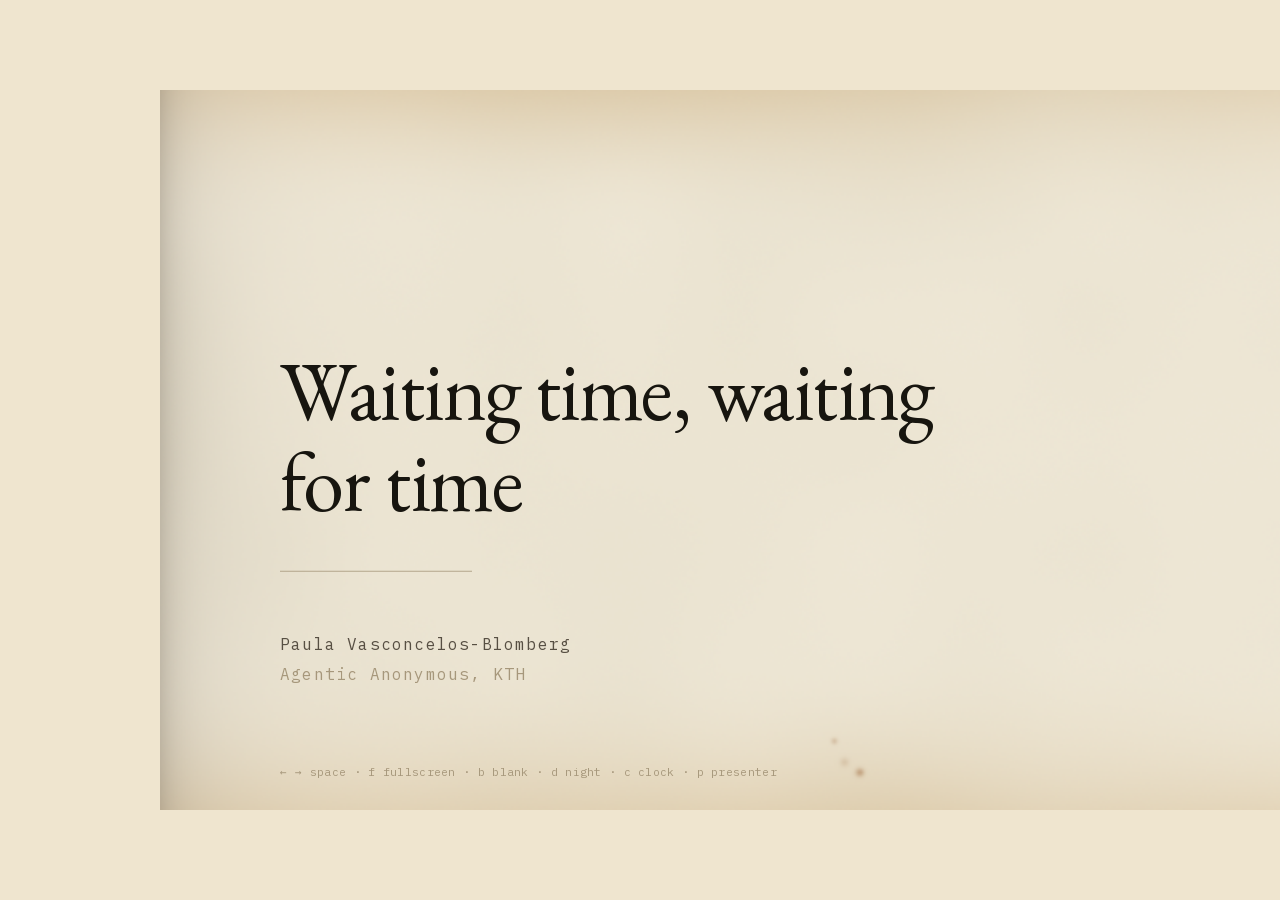
<file: index.html>
<!doctype html>
<html lang="en" data-theme="day">
<head>
<meta charset="utf-8">
<meta name="viewport" content="width=device-width, initial-scale=1">
<title>Waiting time, waiting for time</title>

<!-- Everything is local. This page makes no network request of any kind. -->
<link rel="stylesheet" href="css/deck.css">
<link rel="stylesheet" href="css/slides.css">

<!--
  ===========================================================================
  Waiting time, waiting for time — Agentic Anonymous, KTH

  This file is the whole content of the talk and the single source of truth
  for it: the presenter window parses this same file for its slides and its
  speaker notes, so there is no second copy to keep in sync.

  Two conventions to know before editing:

    <aside class="notes">   speaker notes. Never rendered on the deck.
    data-motion="agent"     this slide cuts in with no fade (see deck.css).
    data-steps="4"          the slide reveals in 4 keypresses; the figure
                            module listens for 'step' and decides what appears.
    hidden                  the slide is left out of the deck (not shown, not
                            counted); remove the attribute to bring it back.

  All on-slide text is verbatim, either from the essay "Waiting time, waiting
  for time" or from Paula's notes. [PAULA: …] marks text still to be written;
  do not fill these in.
  ===========================================================================
-->
</head>

<body>

<div id="stage-wrap">
  <div id="stage">

    <!-- 1 ─ Title -------------------------------------------------------
         is-current is in the markup so the title page is visible before any
         JavaScript runs. The engine re-applies it on every render anyway. -->
    <section class="slide is-current" id="s1" data-motion="human">
      <h1 class="title">Waiting time, waiting for time</h1>
      <div class="title-rule"></div>
      <p class="byline">
        Paula Vasconcelos-Blomberg<br>
        <span class="venue">Agentic Anonymous, KTH</span>
      </p>
      <aside class="notes">
        <p>Let the room settle before starting.</p>
      </aside>
    </section>

    <!-- 2 ─ Confession --------------------------------------------------
         The counter is a time event, therefore red and mono. It is live:
         main.js counts up from the last prompt in trace.jsonl.            -->
    <section class="slide" id="s2" data-motion="agent">
      <p class="statement">Hi, I&rsquo;m Paula, and it&rsquo;s been
        <span class="time" id="minutes-since-prompt">[N]</span>
        <span id="minutes-word">minutes</span> since my last prompt.</p>
      <aside class="notes">
        <p>The room will recognise this. Wait for the laugh.</p>
        <p>The number is live: minutes since the last prompt in trace.jsonl,
          counting up while you speak. A prompt sent now resets it to 0.</p>
      </aside>
    </section>

    <!-- 3 ─ Thesis ------------------------------------------------------ -->
    <section class="slide" id="s3" data-motion="human">
      <p class="statement">The parallels between making bread and AI agents
        are illuminating</p>
        <p></p>
      <p class="gloss ink">especially where they break.</p>
      <aside class="notes">
        <p>The essay's own phrasing: "the processes are analogous in ways that
          make the differences illuminating".</p>
        <p>Say what the talk will do: two narratives, then a box, then what
          fills the waiting.</p>
      </aside>
    </section>

    <!-- 3b ─ Making bread ------------------------------------------------
         A schedule, not a list: what is done, and the wait that follows it.
         The waits are rubrics — red, in the same serif as the action, the way
         a missal prints its instructions. Bread is human, so it fades in.
         The id is s3b rather than a renumbering, so nothing that refers to
         s4…s17 (slides.css, figures/registry.js, main.js) has to change.    -->
    <section class="slide" id="s3b" data-motion="human">
      <ol class="schedule">
        <li><span class="do">wake up levain</span><span class="wait">wait 12 hours</span></li>
        <li><span class="do">make dough and fold</span><span class="wait">wait half an hour</span></li>
        <li><span class="do">fold</span><span class="wait">wait half an hour</span></li>
        <li><span class="do">fold</span><span class="wait">wait half an hour</span></li>
        <li><span class="do">fold</span><span class="wait">wait half an hour</span></li>
        <li><span class="do">bulk fermentation</span><span class="wait">wait 2 hours</span></li>
        <li><span class="do">bake</span><span class="wait">wait 45 minutes</span></li>
      </ol>
      <aside class="notes">
        <p>[PAULA: notes for the bread schedule]</p>
      </aside>
    </section>

    <!-- 3c ─ Operating agents --------------------------------------------
         Same vocabulary as the bread slide, drawn as a git history: lanes
         left to right, branching off and merging back. Each agent is a
         branch that keeps running while I am elsewhere; email, Teams and the
         report are short lanes that exist only while I am in them. Every
         activity is a commit on the lane it happened in; a switch is a
         commit (a ring) where I leave a lane, and the curve after it is me
         changing windows. The red seconds sit between two commits.

         The words and lanes are edited here; figures/history.js draws them.
           data-lanes      lane names, top to bottom
           data-parallel   lanes that run on their own (the agents)
           data-open       lanes still running when the slide ends
           <li data-lane="…">                 an activity on that lane
           <li data-lane="…" class="switch">  leaving that lane
           <li class="t">                     seconds to the next activity
         A switch always sits between two tasks: it leaves the lane of the
         task before it for the lane of the task after it.                   -->
    <section class="slide" id="s3c" data-motion="agent" hidden>
      <div class="region" id="region-history">
        <ol class="history"
            data-lanes="agent 3, agent 2, agent 1, email, teams, report"
            data-parallel="agent 1, agent 2, agent 3"
            data-open="agent 1, agent 3">
          <li data-lane="agent 1">prompt agent 1</li><li class="t">30 s</li>
          <li data-lane="agent 1" class="switch">switch</li><li class="t">2 s</li>
          <li data-lane="agent 2">prompt agent 2</li><li class="t">20 s</li>
          <li data-lane="agent 2" class="switch">switch</li><li class="t">4 s</li>
          <li data-lane="agent 1">accept</li><li class="t">3 s</li>
          <li data-lane="agent 1" class="switch">switch</li><li class="t">5 s</li>
          <li data-lane="agent 2">accept</li><li class="t">3 s</li>
          <li data-lane="agent 2" class="switch">switch</li><li class="t">4 s</li>
          <li data-lane="email">email</li><li class="t">30 s</li>
          <li data-lane="email" class="switch">switch</li><li class="t">6 s</li>
          <li data-lane="agent 2">check agent 2</li><li class="t">6 s</li>
          <li data-lane="agent 2" class="switch">switch</li><li class="t">6 s</li>
          <li data-lane="agent 1">check agent 1</li><li class="t">15 s</li>
          <li data-lane="agent 1" class="switch">switch</li><li class="t">2 s</li>
          <li data-lane="agent 3">prompt agent 3</li><li class="t">5 s</li>
          <li data-lane="agent 3" class="switch">switch</li><li class="t">10 s</li>
          <li data-lane="report">report</li><li class="t">20 s</li>
          <li data-lane="report" class="switch">switch</li><li class="t">12 s</li>
          <li data-lane="teams">teams</li><li class="t">8 s</li>
          <li data-lane="teams" class="switch">switch</li><li class="t">2 s</li>
          <li data-lane="email">email</li><li class="t">12 s</li>
          <li data-lane="email" class="switch">switch</li><li class="t">9 s</li>
          <li data-lane="agent 1">accept</li>
        </ol>
      </div>
      <aside class="notes">
        <p>All at once, no presses. Read the words along the top left to right: it is the same sequence as before. Below, the history: agent 1 runs the whole way; agent 2 branches off and is merged back when I check it; agent 3 branches off and is still running at the end. Email, the report and Teams are short lanes that exist only while I am in them. The rings are the switches; the red numbers are seconds between activities, like the waits on the bread slide.</p>
        <p>[PAULA: notes for the agent sequence]</p>
      </aside>
    </section>

    <!-- 4 ─ The scene ---------------------------------------------------
         Human text, agent figure: the sentence fades, the score does not.
         The sound starts when the slide arrives (js/audio.js); the staves
         are the same events, written out on the same clock
         (js/figures/polyphony.js). S stops / replays.                   -->
    <section class="slide" id="s4" data-motion="human">
      <p class="statement">A cycle of this shape &mdash; with different
        combinations of checking, starting something, stopping &mdash;
        happened many times, more than I cared to count</p>
      <div class="region agent" id="region-score-scene"></div>
      <aside class="notes">
        <p>Read the agent narrative from the essay: the thorough description,
          the plan that takes more than a minute, staying for 30 seconds, the
          second session in the browser, back to the first, still working,
          another 15 seconds, a third tab. Then Teams, to avoid the
          frustration of starting yet another thing.</p>
        <p>The sound starts as the slide arrives (S stops it). Two sessions
          from my hook trace.</p>
        <p>Listen for the voices: the breathy tone is me, prompting. The bowed
          notes are the agents at work, one per tool call, held for as long as
          the call ran; the dry ticks are shell commands. Agent A low on the
          left, agent B two octaves higher on the right. The bells are the
          agents summoning me: handing the turn back, or waiting for my
          permission. These are the instruments of the piece at the end.</p>
        <p>Point at the staves: the same events, written out. Me and agent A
          on top, me and agent B below. How little of it is me.</p>
      </aside>
    </section>

    <!-- 5 ─ The box -----------------------------------------------------
         Four corners, one per keypress: bread, blood, Agent (abrupt), Hsieh.
         The fifth press fades in the sentence above the box.              -->
    <section class="slide" id="s5" data-motion="human" data-steps="5">
      <p class="statement human" data-step="5">
        <span class="line">Shortness produces captivity.</span>
        <span class="line">Illegibility produces scatter &amp; anxiety.</span>
      </p>
      <div class="region" id="region-box"></div>
      <aside class="notes">
        <p>Two axes: how long the wait is, and how legible the process is.</p>
        <p>Bread: long, and legible. You have a model, so you can set an alarm
          and really leave.</p>
        <p>Blood test results: long, and illegible. You have no model of the
          process at all — but it is long enough to release you.</p>
        <p>The agent: short, and illegible. The only corner with neither.</p>
        <p>Hsieh punched a clock every hour for a year — each wait short, and
          perfectly legible; you know exactly what is coming.</p>
      </aside>
    </section>

    <!-- 6 ─ What the box says ------------------------------------------- -->
    <section class="slide" id="s6" data-motion="human">
      <div class="col-figure">
        <div class="region agent" id="region-box-mini"></div>
        <p class="caption">The agent gets both.</p>
      </div>
      <aside class="notes">
        <p>From the essay: "The wait is too short to leave. And being of
          unknown length makes it too expensive."</p>
        <p>Even an indeterminate wait that is known to be long releases me. I
          can log off. Here I have to stay reachable — so whatever I fill the
          time with has to be easy to abandon, which means it can't be worth
          entering fully.</p>
        <p>Heidegger: the hammer withdraws while it hammers. Here the waiting
          is constitutive of the tool's operation, and it is the waiting that
          makes the work break down into view.</p>
      </aside>
    </section>

    <!-- 7 ─ Variable interval ------------------------------------------- -->
    <section class="slide" id="s7" data-motion="agent">
      <!-- The arrow is a machine mark, so it is set in the mono face rather
           than in a serif fallback that would sit heavier than the text. -->
      <p class="statement long">Variable interval <span class="mono">&rarr;</span>
        persistent checking, hard to extinguish.</p>
      <div class="region agent" id="region-cumulative-record"></div>
      <aside class="notes">
        <p>The schedule that produces the most persistent behaviour is the one
          you cannot predict. This is not a metaphor; it is the shape of the
          reinforcement.</p>
        <p>This is my own log: every time I switched back to a window with an
          agent in it, over one hour. The staircase never flattens.</p>
      </aside>
    </section>

    <!-- 7b ─ waiting --------------------------------------------------
         One word, in the machine's face. Appears on the frame.           -->
    <section class="slide" id="s7b" data-motion="agent">
      <p class="word mono">WAITING</p>
      <aside class="notes"></aside>
    </section>

    <!-- 8 ─ Queuing ----------------------------------------------------- -->
    <section class="slide" id="s8" data-motion="human">
      <p class="kicker">Waiting</p>
      <p class="statement short">queuing is the allocation of scarce access</p>
      <aside class="notes">
        <p>Barry Schwartz, "Queues, Priorities, and Social Process". Queues can
          be comprised of anything — from people to tasks.</p>
        <p>He invites us to view social systems as queuing networks, and to
          look at the demands queues make on those who <em>serve</em> them,
          not only on those who wait.</p>
        <p>By working with agents I start new tasks, in part because it is so
          frictionless.</p>
      </aside>
    </section>

    <!-- 9 ─ Bottleneck --------------------------------------------------- -->
    <section class="slide" id="s9" data-motion="human">
      <p class="kicker">Waiting</p>
      <p class="statement long">I start new activities that create a queue
        where I am the bottleneck.</p>
      <div class="region" id="region-bottleneck"></div>
      <aside class="notes">
        <p>Schwartz's unintuitive point: organisations create efficiency by
          introducing bottlenecks — the secretary triaging access to the
          bureaucrat who makes the consequential decisions.</p>
        <p>I "increase my productivity" by generating new branches of tasks. So
          I can be thought of as a queuing network, and the queuing of tasks is
          the task of allocating scarce access to me.</p>
        <p>And the punchline, which may want its own slide:
          <strong>By waiting, I create new opportunities for waiting.</strong></p>
      </aside>
    </section>

    <!-- 9b ─ Occasions for waiting ----------------------------------- -->
    <section class="slide" id="s9b" data-motion="human">
      <p class="kicker">Waiting</p>
      <p class="statement long">in waiting, I create new occasions for
        waiting</p>
      <aside class="notes"></aside>
    </section>

    <!-- 10 ─ Attention --------------------------------------------------- -->
    <section class="slide" id="s10" data-motion="human">
      <p class="kicker">What fills the time of waiting?</p>
      <p class="statement">Waiting degrades attention to the thing being
        waited for</p>
      <aside class="notes">
        <p>…and interferes with the cognitive processes responsible for
          problem-solving.</p>
      </aside>
    </section>

    <!-- 11 ─ Fifteen seconds --------------------------------------------- -->
    <section class="slide" id="s11" data-motion="human">
      <p class="kicker rubric">15 s</p>
      <p class="statement short">Fifteen seconds</p>
      <aside class="notes">
        <p>Robert B. Miller, 1968, "Response time in man-computer
          conversational transactions". Surprising that this was already being
          thought about then.</p>
        <p>Roughly 2.3 to 3.5 seconds registers as "present"; after that,
          everything is "later". Past 15 seconds, attention to focused
          problem-solving degrades and diverts to other tasks. It also curbs
          exploration — long waits make us satisfied with the first result.</p>
      </aside>
    </section>

    <!-- 11b ─ …isn't worth it -------------------------------------------- -->
    <section class="slide" id="s11b" data-motion="human">
      <p class="kicker rubric">15 s</p>
      <p class="statement short">Fifteen seconds isn&rsquo;t worth it.</p>
      <aside class="notes">
        <p>Miller's engineer wrote the program and is invested in its working.
          That is me running PhD simulations — the horror of a long run that
          ended in failure. With the agent the stakes are dislocated; there is
          less of "me" in there, so I barely wait 15 seconds before moving on.</p>
      </aside>
    </section>

    <!-- 12 ─ Achievability ------------------------------------------------ -->
    <section class="slide" id="s12" data-motion="human">
      <p class="kicker">What fills the time of waiting?</p>
      <p class="statement long">Achievability and goal-proximity bias the
        choice of the next course of action</p>
      <aside class="notes">
        <p>Neumann and Allport, "Beyond capacity: a functional view of
          attention". Attention is not a scarce resource to be rationed; it is
          selection for activities that maintain behavioural coherence,
          because there is always more to do than can be done.</p>
        <p>Action selection is primed for what looks achievable <em>now</em>.
          So the next thing is also in front of the PC. It is another agent.</p>
      </aside>
    </section>

    <!-- 13 ─ Frictionless -------------------------------------------------
         The real focus log. Red marks only the 15 s reference.            -->
    <section class="slide" id="s13" data-motion="agent">
      <p class="statement long">switching between different activities often
        requires just as much effort as continuing to do one and the same
        activity</p>
      <div class="region agent" id="region-focus-timeline"></div>
      <aside class="notes">
        <p>Jelle Bruineberg, "Adversarial inference: predictive minds in the
          attention economy". "Adversarial" refers to platforms that model
          users to keep them there — but here nobody needs to model us.
          Frictionless switching plus undefined waits produces the same
          dynamics without anybody modelling us.</p>
        <p>This is my actual log, one hour, one record per switch of the
          frontmost window. The red ruler is 15 seconds, to scale.</p>
      </aside>
    </section>

    <!-- 13b ─ Because -----------------------------------------------------
         Two sentences that are one idea, one line of verse each.          -->
    <section class="slide" id="s13b" data-motion="human">
      <p class="statement long">
        <span class="line">I stay on the computer because of the frictionless
          nature of digital environments.</span>
        <span class="line">I spin AI session after AI session because of the
          cheapness of spinning up AI sessions.</span>
      </p>
      <aside class="notes"></aside>
    </section>

    <!-- 14 ─ Rest? -------------------------------------------------------- -->
    <section class="slide" id="s14" data-motion="human">
      <p class="kicker">Rest? No.</p>
      <p class="statement long">a more tyrannical version of Taylor&rsquo;s
        manager has been internalized by me to such an extent that no one
        needs to oversee my use of time</p>
      <aside class="notes">
        <p>Taylorism argued against worker-controlled idle time in favour of
          managerially controlled idle time — it prescribed rest as much as it
          prescribed efficient work, so long as management decided when.</p>
        <p>Looking at my malaise over a few idle seconds: this might have been
          one of the great achievements of productivity culture in the 20th
          century.</p>
      </aside>
    </section>

    <!-- 14b ─ Waiting for Godot ------------------------------------------ -->
    <section class="slide" id="s14b" data-motion="human">
      <p class="kicker">Delayed Parousia</p>
      <p class="statement">
        <span class="line">Waiting for Godot&hellip;</span>
        <span class="line">Godot never comes, and he can&rsquo;t ever come</span>
      </p>
      <div class="region" id="region-godot"></div>
      <aside class="notes"></aside>
    </section>

    <!-- 15 ─ Delayed Parousia --------------------------------------------- -->
    <section class="slide" id="s15" data-motion="human">
      <p class="kicker">Delayed Parousia</p>
      <p class="statement">The reward of finishing a task is
        starting a new one.</p>
      <p class="placeholder"> </p>
      <aside class="notes">
        <p>The promise: AI will make us productive and give us leisure, in
          Russell's sense. It won't replace us, it will free us.</p>
        <p>Godot never comes, and he can't ever come — the play would end.
          Didi and Gogo are trapped in time, replaying the same sequences like
          liturgy, the way the Church built daily ritual around the indefinite
          wait for the Messiah.</p>
        <p>The small acts, the little recursions, are what make the large
          arrival impossible by perpetually postponing it. Relief never comes
          because recursion has no in-built stop mechanism.</p>
        <p>Once the ending is written, delete whichever of the two lines on
          this slide is no longer wanted.</p>
      </aside>
    </section>

    <!-- 16 ─ The piece ----------------------------------------------------- -->
    <section class="slide" id="s16" data-motion="agent">
      <div class="region full agent" id="region-piece"></div>
      <aside class="notes">
        <p>It starts by itself as the slide arrives. S stops it (and S again
          plays it from the start), M mutes the sound. Leaving the slide fades
          it out. 45 seconds.</p>
        <p>Three agents and me. Agent 1 low, agent 2 in the middle, agent 3
          high; they come in five seconds apart and stop at different
          times.</p>
        <p>The same instruments as slide 4: my prompts the breathy tone, the
          agents' tool calls bowed notes, shell commands ticks, every summons a
          bell. What is new is the third agent, and the light.</p>
        <p>The light is my window switching: each switch a glow somewhere on
          the page. The music is what I was waiting on; the light is what I
          did while I waited.</p>
      </aside>
    </section>

    <!-- 17 ─ Thank you ------------------------------------------------------
         Set like the WAITING slide: the machine's face, and its cursor.     -->
    <section class="slide" id="s17" data-motion="agent">
      <p class="word mono">THANK YOU</p>
      <p class="gloss">You can find the essay on
        <span class="mono">vasconcelosblomberg.com</span><img class="mark"
        src="favicon-512.png" alt=""></p>
      <aside class="notes"></aside>
    </section>

    <!-- Chrome lives inside the stage so it scales with the slide and sits in
         the paper's corner, not the viewport's, when the stage is letterboxed. -->
    <div id="clock" hidden>00:00</div>
    <div id="keyhint" hidden>← → space · f fullscreen · b blank · d night · c clock · p presenter</div>

  </div><!-- /#stage -->
</div>

<div id="blank" hidden></div>

<!-- Opened from the Finder rather than from a server, the deck cannot work:
     browsers refuse to load ES modules over file://, so nothing would run and
     the page would simply sit there. Say so, rather than failing silently.
     This script is inline on purpose — an external one would not load either. -->
<div id="served-warning" hidden>
  <p><strong>This deck has to be served, not opened as a file.</strong></p>
  <p class="how">cd "<span id="served-dir"></span>"<br>python3 -m http.server 8000</p>
  <p>Then open <span class="url">http://localhost:8000/</span></p>
  <p class="why">Browsers block JavaScript modules on <code>file://</code>, so the
    slide engine never starts.</p>
</div>
<script>
  if (location.protocol === 'file:') {
    document.getElementById('served-warning').hidden = false;
    document.getElementById('served-dir').textContent =
      decodeURIComponent(location.pathname.replace(/\/index\.html$/, ''));
  }
</script>

<script type="module" src="js/main.js"></script>
</body>
</html>
</file>
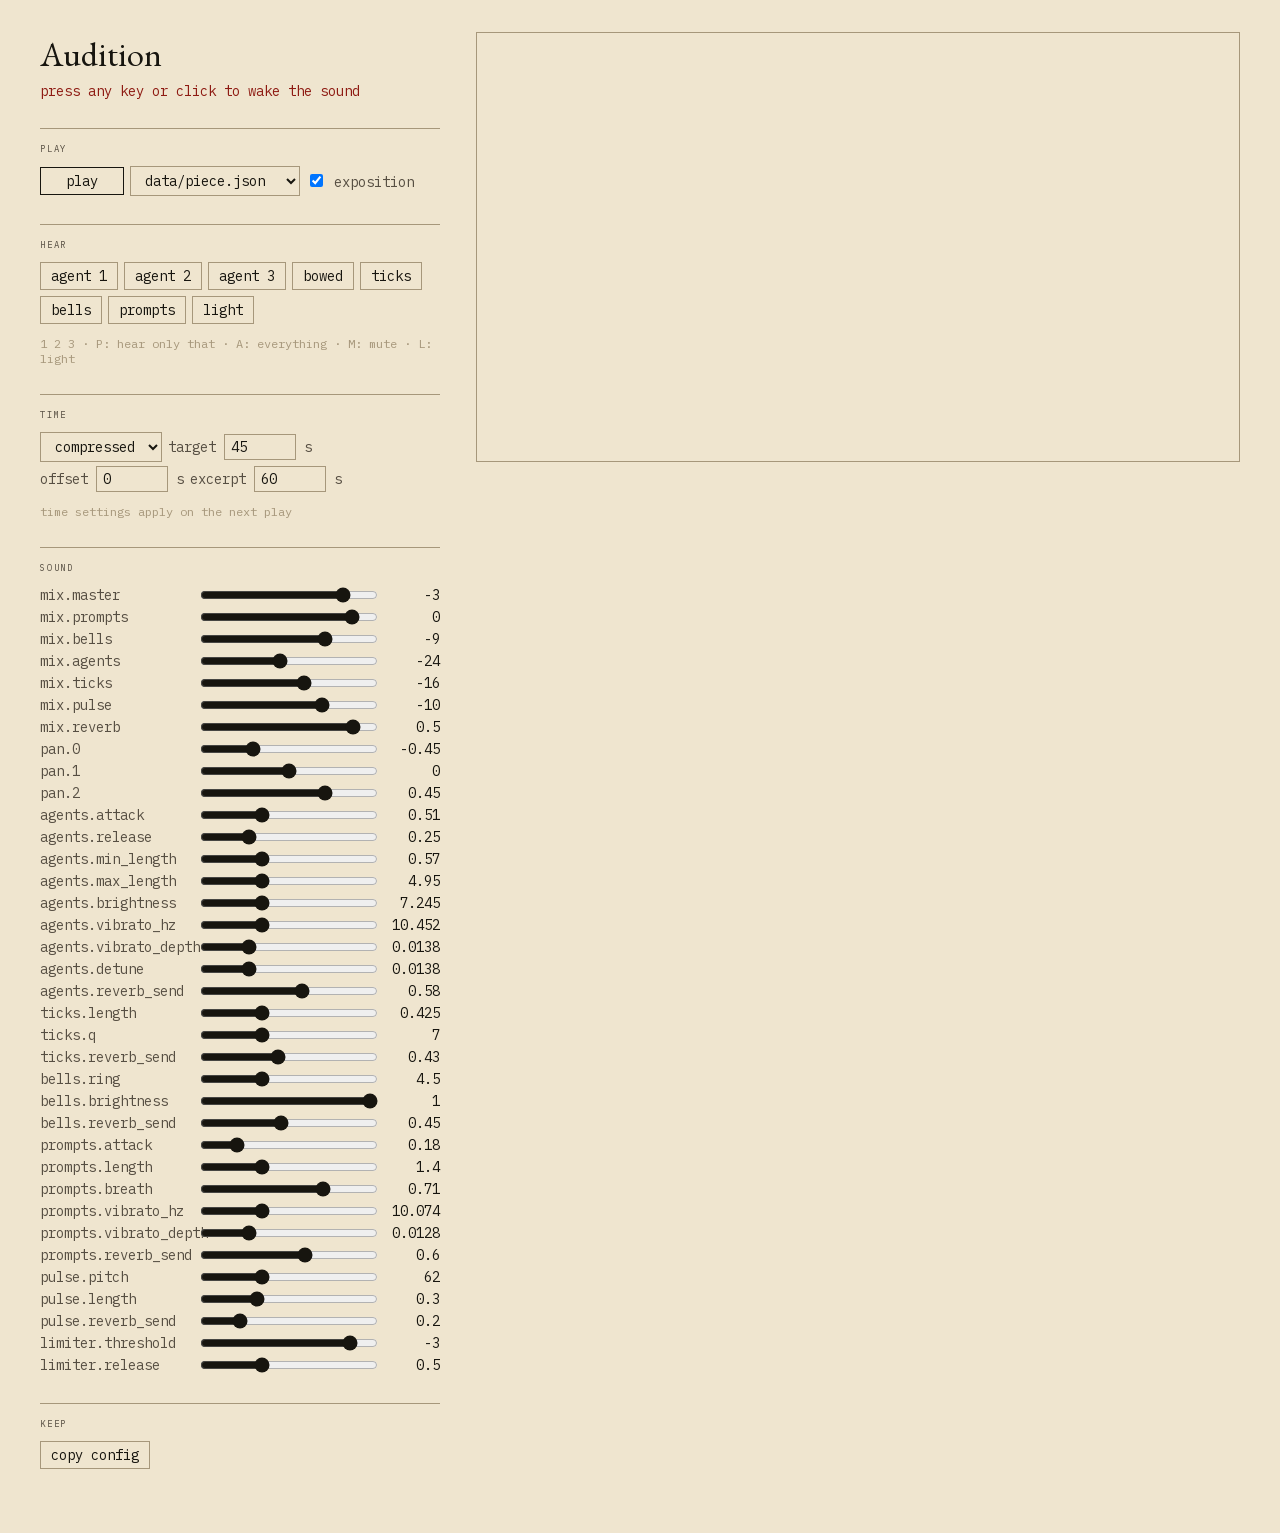
<file: audition.html>
<!doctype html>
<html lang="en" data-theme="day">
<head>
<meta charset="utf-8">
<meta name="viewport" content="width=device-width, initial-scale=1">
<title>Audition</title>
<link rel="stylesheet" href="css/deck.css">
<!--
  Tuning the piece by ear. Not a slide: a workbench.

    space   play / stop          1 2 3   hear only that agent
    P       hear only my prompts  A       hear everything
    L       light on / off        M       mute
    D       night paper

  Every slider changes piece.config.json's 'sound' section in memory, heard
  on the next note. "Copy config" puts the whole config, as tuned, on the
  clipboard: paste it over piece.config.json to keep it.
-->
<style>
  html, body { overflow: auto; height: auto; }
  body {
    display: grid;
    grid-template-columns: 400px 1fr;
    gap: 36px;
    padding: 32px 40px 60px;
    font-family: var(--mono);
    font-size: 14px;
    color: var(--ink-2);
  }
  h1 { font-family: var(--serif); font-weight: 400; font-size: 34px; color: var(--ink); margin: 0 0 6px; }
  h2 {
    font-size: 13px; font-weight: 400; letter-spacing: .14em; text-transform: lowercase;
    font-variant-caps: all-small-caps; color: var(--ink-2); margin: 28px 0 10px;
    border-top: 1px solid var(--ink-3); padding-top: 10px;
  }
  .row { display: flex; flex-wrap: wrap; gap: 6px; align-items: center; margin: 4px 0; }
  button, select, input[type=number] {
    font: inherit; color: var(--ink); background: transparent;
    border: 1px solid var(--ink-3); padding: 4px 10px; cursor: pointer;
  }
  button.off { color: var(--ink-3); text-decoration: line-through; }
  button.primary { border-color: var(--ink); min-width: 84px; }
  input[type=number] { width: 72px; padding: 3px 6px; }
  label.slider { display: grid; grid-template-columns: 150px 1fr 56px; gap: 8px; align-items: center; margin: 2px 0; }
  label.slider span:last-child { text-align: right; color: var(--ink); }
  input[type=range] { width: 100%; accent-color: var(--ink); }
  .note { font-size: 12px; color: var(--ink-3); }
  #status { color: var(--rubric); }
  #view {
    position: relative; aspect-ratio: 16 / 9; width: 100%;
    border: 1px solid var(--ink-3); overflow: hidden;
  }
  #view .lights { position: absolute; inset: 0; width: 100%; height: 100%; }
  #view svg { position: absolute; inset: 0; width: 100%; height: 100%; }
  #view text { font-family: var(--mono); font-size: 13px; fill: var(--ink-2); }
  #view .lane { stroke: var(--ink-3); stroke-width: 1; }
  #view .note { stroke: var(--ink); stroke-width: 2; }
  #view .tick { stroke: var(--ink-2); stroke-width: 1; }
  #view .bell { fill: var(--rubric); }
  #view .prompt { fill: none; stroke: var(--ink); stroke-width: 1.5; }
  #view .head { stroke: var(--rubric); stroke-width: 1.5; }
  #info { margin-top: 12px; line-height: 1.7; }
  #info .time { color: var(--rubric); }
  textarea { width: 100%; height: 160px; font: 12px var(--mono); color: var(--ink); background: transparent; border: 1px solid var(--ink-3); margin-top: 8px; }
</style>
</head>
<body>

<aside>
  <h1>Audition</h1>
  <div id="status">press any key or click to wake the sound</div>

  <h2>play</h2>
  <div class="row">
    <button id="play" class="primary">play</button>
    <select id="at_play"><option value="fixed">data/piece.json</option><option value="random">random from pool</option></select>
    <label><input type="checkbox" id="expo"> exposition</label>
  </div>

  <h2>hear</h2>
  <div class="row" id="parts"></div>
  <p class="note">1 2 3 · P: hear only that · A: everything · M: mute · L: light</p>

  <h2>time</h2>
  <div class="row">
    <select id="mode"><option value="compressed">compressed</option><option value="realtime">real time</option></select>
    <span>target <input type="number" id="target" step="1"> s</span>
  </div>
  <div class="row">
    <span>offset <input type="number" id="offset" step="10"> s</span>
    <span>excerpt <input type="number" id="excerpt" step="5"> s</span>
  </div>
  <p class="note">time settings apply on the next play</p>

  <h2>sound</h2>
  <div id="sliders"></div>

  <h2>keep</h2>
  <div class="row"><button id="copy">copy config</button><span class="note" id="copied"></span></div>
  <textarea id="dump" hidden></textarea>
</aside>

<main>
  <div id="view"></div>
  <div id="info"></div>
</main>

<script type="module">
  import { Piece, loadPiece, schedule } from './js/piece.js';

  const $ = (id) => document.getElementById(id);
  const cfg = await fetch('piece.config.json', { cache: 'no-store' }).then((r) => r.json());
  const view = $('view');
  const player = new Piece(cfg, { lights: view });
  let piece = await loadPiece(cfg);

  /* --- what is heard ---------------------------------------------------------- */

  const heard = { agents: [true, true, true], bowed: true, ticks: true, bells: true, prompts: true };
  let muted = false;
  const parts = [
    ['agent 1', () => heard.agents[0], (v) => { heard.agents[0] = v; }],
    ['agent 2', () => heard.agents[1], (v) => { heard.agents[1] = v; }],
    ['agent 3', () => heard.agents[2], (v) => { heard.agents[2] = v; }],
    ['bowed', () => heard.bowed, (v) => { heard.bowed = v; }],
    ['ticks', () => heard.ticks, (v) => { heard.ticks = v; }],
    ['bells', () => heard.bells, (v) => { heard.bells = v; }],
    ['prompts', () => heard.prompts, (v) => { heard.prompts = v; }],
    ['light', () => player.showLight, (v) => { player.showLight = v; }],
  ];
  const partButtons = parts.map(([name, get, set]) => {
    const b = document.createElement('button');
    b.textContent = name;
    b.onclick = () => { set(!get()); apply(); };
    $('parts').appendChild(b);
    return [b, get];
  });
  function apply() {
    const on = muted ? { agents: [false, false, false], prompts: false } : heard;
    player.setHeard(on);
    partButtons.forEach(([b, get]) => b.classList.toggle('off', !get()));
  }
  function only(which) {
    heard.agents = [0, 1, 2].map((i) => which === i);
    heard.prompts = which === 'prompts';
    heard.bowed = heard.ticks = heard.bells = true;
    apply();
  }
  apply();

  /* --- time and choice ------------------------------------------------------------ */

  const tc = cfg.time;
  $('mode').value = tc.mode;
  $('target').value = tc.target;
  $('offset').value = tc.offset;
  $('excerpt').value = tc.excerpt;
  $('expo').checked = cfg.exposition.on;
  $('at_play').value = cfg.choose.at_play;
  for (const id of ['mode', 'target', 'offset', 'excerpt']) {
    $(id).onchange = () => { tc[id] = id === 'mode' ? $(id).value : Number($(id).value); draw(); };
  }
  $('expo').onchange = () => { cfg.exposition.on = $('expo').checked; };
  $('at_play').onchange = () => { cfg.choose.at_play = $('at_play').value; };

  /* --- a slider for every number in 'sound' ---------------------------------------- */

  function range(key, v) {
    if (key.startsWith('mix.')) return [-48, 6, 0.5];
    if (key.startsWith('pan')) return [-1, 1, 0.05];
    if (key.endsWith('threshold')) return [-24, 0, 0.5];
    if (/depth|detune/.test(key)) return [0, Math.max(v * 4, 0.02), Math.max(v * 4, 0.02) / 100];
    if (/send|breath|brightness$/.test(key) && v <= 1) return [0, 1, 0.01];
    const hi = Math.max(v * 3, 1);
    return [0, hi, hi / 200];
  }
  function sliders(obj, path) {
    for (const [k, v] of Object.entries(obj)) {
      if (k.startsWith('_')) continue;
      const key = path ? `${path}.${k}` : k;
      if (typeof v === 'object') { sliders(v, key); continue; }
      if (typeof v !== 'number') continue;
      const [lo, hi, step] = range(key, v);
      const label = document.createElement('label');
      label.className = 'slider';
      label.innerHTML = `<span>${key}</span><input type="range" min="${lo}" max="${hi}" step="${step}" value="${v}"><span>${v}</span>`;
      const input = label.querySelector('input');
      input.oninput = () => {
        obj[k] = Number(input.value);
        label.lastChild.textContent = obj[k];
        apply();                          // levels take effect at once; the rest on the next note
      };
      $('sliders').appendChild(label);
    }
  }
  sliders(cfg.sound, '');

  $('copy').onclick = async () => {
    const text = JSON.stringify(cfg, null, 2);
    $('dump').hidden = false;
    $('dump').value = text;
    try { await navigator.clipboard.writeText(text); $('copied').textContent = 'copied: paste it over piece.config.json'; }
    catch { $('copied').textContent = 'select the text below and copy it'; }
  };

  /* --- the view: one lane for me, one per agent, the light behind ------------------ */

  const W = 1600;
  const H = 900;
  const lanes = { prompt: 150, 0: 360, 1: 540, 2: 720 };
  let head = null;
  let drawnTotal = 1;

  function draw(plan = schedule(piece, cfg), total = plan.played) {
    view.querySelector('svg')?.remove();
    const NS = 'http://www.w3.org/2000/svg';
    const svg = document.createElementNS(NS, 'svg');
    svg.setAttribute('viewBox', `0 0 ${W} ${H}`);
    svg.setAttribute('preserveAspectRatio', 'none');
    const add = (name, attrs) => {
      const n = document.createElementNS(NS, name);
      for (const [k, v] of Object.entries(attrs)) n.setAttribute(k, v);
      svg.appendChild(n);
      return n;
    };
    const X = (t) => 90 + (t / total) * (W - 120);
    [['me', lanes.prompt], ['agent 1', lanes[0]], ['agent 2', lanes[1]], ['agent 3', lanes[2]]].forEach(([name, y]) => {
      add('line', { x1: 90, x2: W - 30, y1: y, y2: y, class: 'lane' });
      add('text', { x: 14, y: y + 5 }).textContent = name;
    });
    for (const e of plan.events) {
      const x = X(e.at);
      if (e.kind === 'prompt') add('circle', { cx: x, cy: lanes.prompt, r: 9, class: 'prompt' });
      else {
        const y = lanes[e.voice] - (e.midi % 12) * 4 + 20;
        if (e.kind === 'note') add('line', { x1: x, x2: Math.max(X(e.at + e.dur), x + 2), y1: y, y2: y, class: 'note' });
        if (e.kind === 'tick') add('line', { x1: x, x2: x, y1: y - 6, y2: y + 6, class: 'tick' });
        if (e.kind === 'bell') add('path', { d: `M ${x} ${lanes[e.voice] - 70} l 9 9 l -9 9 l -9 -9 z`, class: 'bell' });
      }
    }
    head = add('line', { x1: 90, x2: 90, y1: 40, y2: H - 40, class: 'head', opacity: 0 });
    drawnTotal = total;
    view.appendChild(svg);

    const ratios = plan.ratios.map((r) => `×${Math.round(r)}`).join(' · ');
    const who = piece.voices.map((v) => v.id || v.session?.slice(0, 8)).join(' · ');
    $('info').innerHTML = `${who}<br>`
      + `${tc.mode} · ${total.toFixed(1)} s · agents ${ratios} · light ×${Math.round(plan.lightRatio)} `
      + `(${plan.pulses.length} pulses)<br><span class="time" id="clock"></span>`;
  }
  draw();

  player.onProgress = (t, total) => {
    if (!head) return;
    if (t === null) { head.setAttribute('opacity', 0); return; }
    const x = 90 + (Math.max(t, 0) / drawnTotal) * (W - 120);
    head.setAttribute('x1', x);
    head.setAttribute('x2', x);
    head.setAttribute('opacity', 1);
    const clock = $('clock');
    if (clock) clock.textContent = `${Math.max(t, 0).toFixed(1)} s`;
  };
  player.on('end', () => { $('play').textContent = 'play'; });

  /* --- play ------------------------------------------------------------------------ */

  async function wake() {
    if (await player.unlock()) $('status').textContent = '';
  }
  addEventListener('pointerdown', wake, { capture: true });

  async function toggle() {
    await wake();
    if (player.playing) { player.stop(); $('play').textContent = 'play'; return; }
    piece = await loadPiece(cfg);
    const plan = player.play(piece);
    draw(plan, plan.total);
    $('play').textContent = 'stop';
  }
  $('play').onclick = toggle;

  addEventListener('keydown', async (e) => {
    if (e.target.tagName === 'INPUT' || e.target.tagName === 'SELECT') return;
    await wake();
    const k = e.key.toLowerCase();
    if (k === ' ') { e.preventDefault(); toggle(); }
    if (k === '1' || k === '2' || k === '3') only(Number(k) - 1);
    if (k === 'p') only('prompts');
    if (k === 'a') { heard.agents = [true, true, true]; Object.assign(heard, { bowed: true, ticks: true, bells: true, prompts: true }); apply(); }
    if (k === 'm') { muted = !muted; apply(); }
    if (k === 'l') { player.showLight = !player.showLight; apply(); }
    if (k === 'd') {
      const root = document.documentElement;
      root.dataset.theme = root.dataset.theme === 'night' ? 'day' : 'night';
    }
  });
</script>
</body>
</html>
</file>
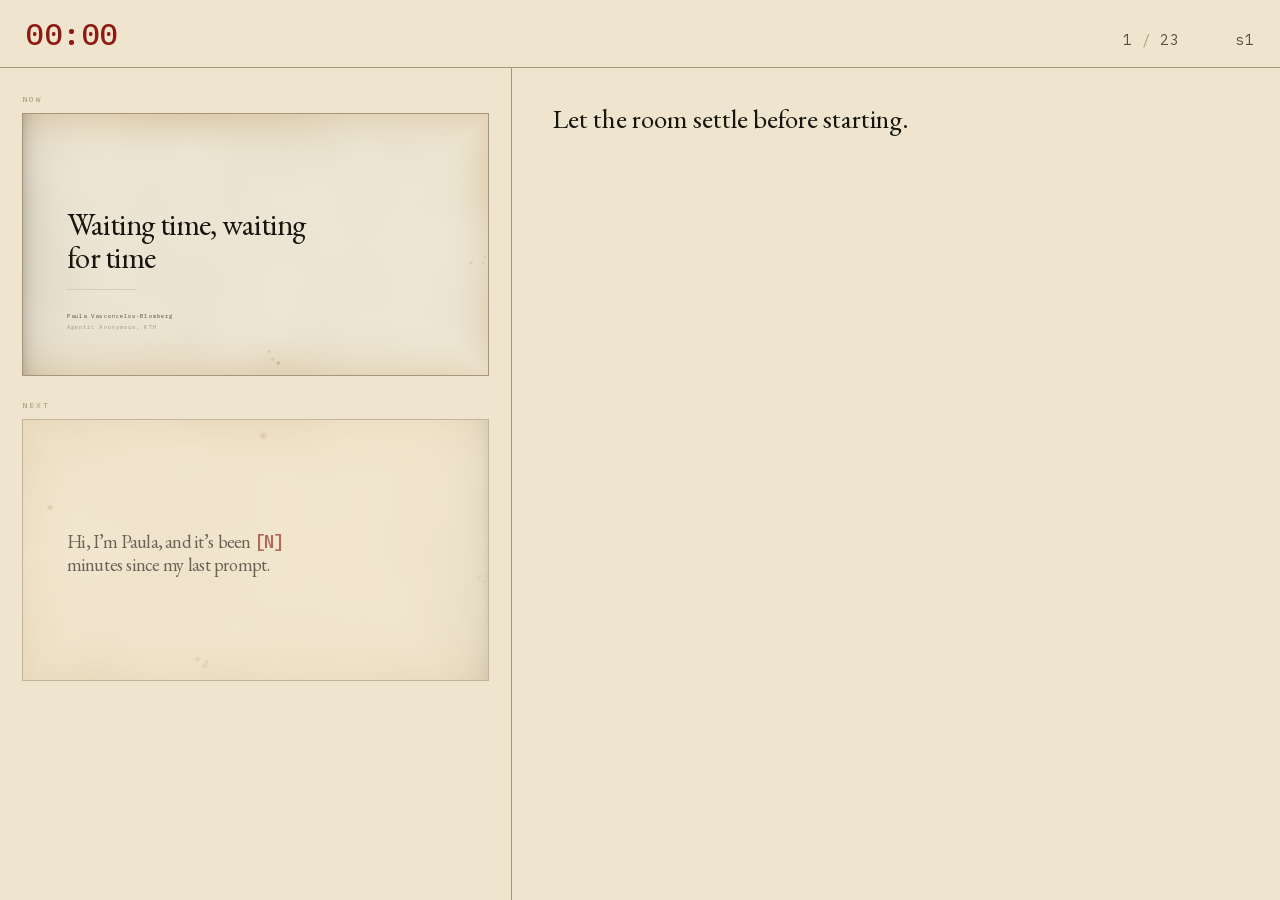
<file: presenter.html>
<!doctype html>
<html lang="en" data-theme="day">
<head>
<meta charset="utf-8">
<title>Presenter — Waiting time, waiting for time</title>
<link rel="stylesheet" href="css/deck.css">
<link rel="stylesheet" href="css/slides.css">
<link rel="stylesheet" href="css/presenter.css">
</head>

<body>

<div id="bar">
  <span id="p-elapsed">00:00</span>
  <span><span id="p-index">1</span><span class="of"> / </span><span id="p-total">17</span></span>
  <span id="p-step"></span>
  <span id="p-id"></span>
</div>

<div id="previews">
  <div>
    <p class="preview-label">now</p>
    <div class="preview" id="current-preview"><div class="stage"></div></div>
  </div>
  <div>
    <p class="preview-label">next</p>
    <div class="preview" id="next-preview"><div class="stage"></div></div>
  </div>
</div>

<div id="notes"></div>

<div id="p-error" hidden></div>

<script type="module" src="js/presenter.js"></script>
</body>
</html>
</file>
<file: css/deck.css>
/* ===========================================================================
   Waiting time, waiting for time — deck foundation
   ---------------------------------------------------------------------------
   Three rules govern everything in this file.

   COLOUR.  Warm paper, near-black ink, and exactly one accent: a liturgical
   red used the way rubrics were used in missals — for instructions and time
   events only. Never decorative. On this deck the red is allowed on: the
   [N] counter, the elapsed clock, timestamps and duration labels, the 15 s
   reference line, accents marking an interruption, and [PAULA: …] placeholders.

   TYPE.  EB Garamond is Paula's voice. IBM Plex Mono is anything the machine
   produced: timestamps, log lines, axis and data labels, kickers, counters.
   If a string came out of a computer it is set in mono. That is the whole rule.

   MOTION.  .human fades slowly. .agent appears on the frame, with no easing
   and no transition at all. Slide-to-slide transitions follow the same split
   via [data-motion] on the section.
   =========================================================================== */

@import url('../fonts/fonts.css');

/* --- tokens --------------------------------------------------------------- */

:root {
  --paper-day: #efe5cf; /* an old book page: rag paper gone cream with age */
  --paper:   var(--paper-day);   /* each slide's own page is painted from this (js/paper.js) */
  --ink:     #17150f;   /* near-black */
  --ink-2:   #574f43;   /* secondary — labels and notes, never argument text */
  --ink-3:   #a6977b;   /* hairlines */
  --rubric:  #8e1b13;   /* liturgical red */

  --serif: 'EB Garamond', Georgia, serif;
  --mono:  'IBM Plex Mono', ui-monospace, Menlo, monospace;

  /* The stage is a fixed 1600 x 900 canvas. Every size below is in stage
     pixels, so proportions are identical on a laptop and on a 4K projector. */
  --stage-w: 1600px;
  --stage-h: 900px;

  --fade: 900ms cubic-bezier(.4, 0, .2, 1);
}

:root[data-theme='night'] {
  --paper:  #14130f;
  --ink:    #ece7dc;
  --ink-2:  #928b7e;
  --ink-3:  #4a463d;
  --rubric: #c2544a;    /* lifted so it still reads as red, not brown, in the dark */
}

/* --- page ----------------------------------------------------------------- */

* { box-sizing: border-box; }

html, body {
  margin: 0;
  height: 100%;
  background: var(--paper);
  color: var(--ink);
  overflow: hidden;
  /* The theme switch is the one page-wide fade; everything else is per-element. */
  transition: background-color var(--fade), color var(--fade);
}

body {
  font-family: var(--serif);
  -webkit-font-smoothing: antialiased;
  text-rendering: optimizeLegibility;
}

/* --- stage ---------------------------------------------------------------- */

#stage-wrap {
  position: fixed;
  inset: 0;
  display: grid;
  place-items: center;
}

/* Scaled by a single transform in engine.js. Nothing here reflows on resize. */
#stage {
  position: relative;
  width: var(--stage-w);
  height: var(--stage-h);
  transform-origin: center center;
  background: transparent;   /* the paper is the page's, so there is no seam */
}

/* --- slides --------------------------------------------------------------- */

.slide {
  position: absolute;
  inset: 0;
  padding: 104px 150px 96px;
  display: flex;
  flex-direction: column;
  justify-content: center;

  opacity: 0;
  visibility: hidden;
  pointer-events: none;
  transition: opacity var(--fade), visibility 0s linear var(--fade);
}

.slide[hidden] { display: none; }   /* left out of the deck (engine.js) */

.slide.is-current {
  opacity: 1;
  visibility: visible;
  pointer-events: auto;
  transition: opacity var(--fade), visibility 0s;
}

/* Each slide is a page, painted by js/paper.js and set as its background.
   At night the paper stays flat and dark. */
.slide { background-size: 100% 100%; }
:root[data-theme='night'] .slide { background-image: none !important; }

/* Agent material does not ease in. It is simply there, on the next frame. */
.slide[data-motion='agent'],
.slide[data-motion='agent'].is-current {
  transition: none;
}

/* Speaker notes live in the markup so index.html stays the single source of
   truth; the presenter window reads them from here. They never render. */
.notes { display: none; }

/* --- the two voices ------------------------------------------------------- */

.human { transition: opacity var(--fade); }
.agent { transition: none !important; }

/* Steps start hidden and are revealed one keypress at a time. Visibility is
   kept off the transition for .agent so it cannot smear. */
[data-step] { opacity: 0; }
[data-step].is-shown { opacity: 1; }

/* --- type ----------------------------------------------------------------- */

/* The kicker: the small mono line that names what a slide is doing. It is the
   printed running head of the page. */
.kicker {
  font-family: var(--mono);
  font-size: 26px;
  font-weight: 400;
  letter-spacing: .16em;
  text-transform: lowercase;
  font-variant-caps: all-small-caps;
  color: var(--ink-2);
  margin: 0 0 54px;
}

.kicker.rubric { color: var(--rubric); }

/* The one sentence a slide exists to carry. */
.statement {
  font-family: var(--serif);
  font-size: 62px;
  line-height: 1.26;
  font-weight: 400;
  letter-spacing: -.005em;
  margin: 0;
  max-width: 24ch;
  text-wrap: balance;
}

.statement.long { font-size: 50px; max-width: 30ch; }
.statement.short { font-size: 76px; max-width: 18ch; }

/* Two sentences that are one idea (slide 5). Set as separate lines of verse,
   not as a list — no markers, no hanging indent. */
.statement .line { display: block; }
.statement .line + .line { margin-top: .34em; }

/* A second, quieter line under a statement: the qualification, the aside, the
   "especially…". Smaller than the statement, far larger than body text — the
   book equivalent is a gloss, not a subtitle. Add .ink when it carries as much
   weight as the statement and should not recede. */
.gloss {
  font-family: var(--serif);
  font-size: 42px;
  line-height: 1.34;
  font-weight: 400;
  color: var(--ink-2);
  margin: 0;
  max-width: 34ch;
  text-wrap: balance;
}

.gloss.ink { color: var(--ink); }
.gloss.small { font-size: 30px; max-width: 42ch; }

.statement + .gloss { margin-top: .42em; }

.caption {
  font-family: var(--serif);
  font-size: 26px;
  font-variant-caps: all-small-caps;
  letter-spacing: .08em;
  color: var(--ink-2);
  margin: 34px 0 0;
}

/* A schedule: what is done, and how long to wait after it (the bread slide).
   Two columns on a shared baseline, no list markers. The action is the human
   voice; the wait is a rubric — red, same serif, a size down. */
.schedule {
  list-style: none;
  margin: 0;
  padding: 0;
  display: grid;
  grid-template-columns: max-content max-content;
  column-gap: 96px;
  row-gap: 20px;
  align-items: baseline;
}

.schedule li { display: contents; }

.schedule .do {
  font-family: var(--serif);
  font-size: 46px;
  line-height: 1.2;
}

.schedule .wait {
  font-family: var(--serif);
  font-size: 34px;
  line-height: 1.2;
  color: var(--rubric);
}

/* While the schedule is played (js/bread.js), a small red mark sits by the
   action being sounded: the playhead of a list. */
.schedule .do { position: relative; }
.schedule li.now .do::before {
  content: '';
  position: absolute;
  left: -34px;
  top: .62em;
  width: 11px;
  height: 11px;
  border-radius: 50%;
  background: var(--rubric);
}

/* Anything the machine produced. */
.mono { font-family: var(--mono); font-size: .86em; letter-spacing: -.01em; }

/* Time events: counters, durations, timestamps. Red, and only here. */
.time {
  font-family: var(--mono);
  font-weight: 500;
  color: var(--rubric);
  letter-spacing: -.02em;
}

/* Unfilled content. Deliberately loud; it is meant to be noticed in rehearsal. */
.placeholder {
  display: inline-block;
  align-self: flex-start;     /* shrink to the text; slides are flex columns */
  font-family: var(--mono);
  font-size: 24px;
  color: var(--rubric);
  border: 1px solid currentColor;
  padding: .45em .8em;
  letter-spacing: .01em;
}

.statement + .placeholder { margin-top: 56px; }

/* --- reserved regions ----------------------------------------------------- */

/* Empty containers with stable ids. Each holds its space from the start, so
   nothing on the slide moves when the real figure lands. */
.region {
  position: relative;
  width: 100%;
  margin-top: 56px;
}

.region.full { margin-top: 0; flex: 1; }

.region svg { display: block; width: 100%; height: 100%; overflow: visible; }

/* Fine-line drawing: one hairline weight for structure, one for data. */
.region .rule   { stroke: var(--ink-3); stroke-width: 1; fill: none; }
.region .stroke { stroke: var(--ink);   stroke-width: 1.4; fill: none; }
.region .fill   { fill: var(--ink); }
.region .mark   { stroke: var(--rubric); stroke-width: 1.4; fill: none; }
.region .mark-fill { fill: var(--rubric); }
.region .playhead  { stroke: var(--rubric); stroke-width: 1.4; }

.region text {
  font-family: var(--mono);
  font-size: 15px;
  fill: var(--ink-2);
  letter-spacing: .02em;
}

.region text.label  { fill: var(--ink); font-size: 18px; }
.region text.axis   { font-variant-caps: all-small-caps; letter-spacing: .14em; }
.region text.rubric { fill: var(--rubric); }

/* The human voice inside a drawing (the agent slide): the same serif as the
   statements, not the mono of data labels, because these are my actions. */
.region text.voice { font-family: var(--serif); font-size: 25px; letter-spacing: 0; fill: var(--ink); }
.region text.voice.branch { font-size: 21px; }
.region text.voice.rubric { fill: var(--rubric); }
/* Seconds between activities on the agent slide: red like the bread slide's
   waits, and a size down from the activities they separate. */
.region text.voice.t { fill: var(--rubric); font-size: 20px; }
.region text.voice.branch.t { font-size: 17px; }
/* The agent slide's git history: lanes, my path between them, commits. An
   agent's lane is a little heavier: it runs on its own. A switch is a ring. */
.region .lane { stroke: var(--ink-2); stroke-width: 1.2; fill: none; }
.region .lane.agent { stroke: var(--ink); stroke-width: 2; }
.region .lane.path { stroke: var(--ink); stroke-width: 1.4; }
.region .ring { fill: var(--paper); stroke: var(--ink); stroke-width: 1.6; }
.region .absent { stroke: var(--ink-3); stroke-width: 1.2; stroke-dasharray: 1 6; stroke-linecap: round; fill: none; }
/* A patch of paper behind a label, so it reads where a line runs through it. */
.region text.halo { paint-order: stroke; stroke: var(--paper); stroke-width: 6px; stroke-linejoin: round; }

/* A region that carries its own source markup keeps it for the figure to read
   and never shows it: the drawing replaces it. */
.region > ol.history { display: none; }

/* Placeholder shown while a region has no data yet. */
.region .awaiting {
  position: absolute;
  inset: 0;
  display: grid;
  place-items: center;
  font-family: var(--mono);
  font-size: 18px;
  color: var(--rubric);
}

/* --- title slide ---------------------------------------------------------- */

.title {
  font-family: var(--serif);
  font-size: 104px;
  line-height: 1.08;
  font-weight: 400;
  letter-spacing: -.015em;
  margin: 0;
  max-width: 18ch;
}

.byline {
  font-family: var(--mono);
  font-size: 20px;
  letter-spacing: .1em;
  color: var(--ink-2);
  margin: 72px 0 0;
  line-height: 1.9;
}

.byline .venue { color: var(--ink-3); }

/* A single hairline under the title, the way a title page carries a rule. */
.title-rule {
  width: 240px;
  height: 1px;
  background: var(--ink-3);
  margin: 56px 0 0;
}

/* --- chrome: clock and blank ---------------------------------------------- */

/* Off by default, toggled with C. A time event, therefore red. */
#clock {
  position: absolute;
  right: 44px;
  bottom: 38px;
  font-family: var(--mono);
  font-size: 20px;
  font-weight: 500;
  letter-spacing: .04em;
  color: var(--rubric);
}

#clock[hidden] { display: none; }

/* B blanks the screen. Paper in day, true black in night — a dim room wants
   the projector to go dark, a lit one wants it to go quiet. */
#blank {
  position: fixed;
  inset: 0;
  z-index: 50;
  background: var(--paper);
}

:root[data-theme='night'] #blank { background: #000; }
#blank[hidden] { display: none; }

/* --- help ----------------------------------------------------------------- */

/* Shown on the title slide only, and faintly. It is for Paula, in rehearsal. */
#keyhint {
  position: absolute;
  left: 150px;
  bottom: 38px;
  font-family: var(--mono);
  font-size: 14px;
  letter-spacing: .08em;
  color: var(--ink-3);
  transition: opacity var(--fade);
}

#keyhint[hidden] { display: none; }

/* --- "this has to be served" ------------------------------------------------
   Shown only when the page was opened as a file. Set in mono, because it is a
   machine's complaint, not part of the talk. */

#served-warning {
  position: fixed;
  inset: 0;
  z-index: 100;
  display: flex;
  flex-direction: column;
  justify-content: center;
  gap: 4px;
  padding: 0 8vw;
  background: var(--paper);
  font-family: var(--mono);
  font-size: 15px;
  line-height: 1.7;
  color: var(--ink-2);
}

#served-warning[hidden] { display: none; }
#served-warning strong { color: var(--rubric); font-weight: 500; }
#served-warning .how { color: var(--ink); margin: 18px 0; }
#served-warning .url { color: var(--rubric); }
#served-warning .why { color: var(--ink-3); margin-top: 18px; }
</file>
<file: css/slides.css>
/* ===========================================================================
   Per-slide layout.

   deck.css holds everything shared. This file holds only the handful of
   slides that need a layout of their own — a figure beside text, a figure
   filling the page, a slide that centres rather than hangs. Each block is
   named after the slide it belongs to so it can be found from the stage.
   =========================================================================== */

/* 1 — Title. Hangs low on the page, the way a title page sits. */
#s1 { justify-content: flex-end; padding-bottom: 150px; }

/* 2 — Confession. Centred, one line, spoken. */
#s2 .statement { max-width: 26ch; }

/* 3c — Operating agents. Wider margins than the rest: the history is long
   and wants the whole width of the stage. */
#s3c { padding: 70px 56px; justify-content: center; }
#s3c #region-history { margin-top: 0; }

/* 4 — The scene. Text above, the four-stave polyphony below it. */
#s4 { justify-content: center; }
#s4 .statement { font-size: 40px; max-width: 38ch; }
#s4 #region-score-scene { height: 382px; margin-top: 44px; }

/* 5 — The box. After the four corners, one more press fades in what the box
   says, above it. The sentence's space is held from the start, so the box
   does not move when it arrives. The two sentences are one idea: one line
   each, no list. */
#s5 { justify-content: flex-start; padding: 70px 150px; }
#s5 .statement { font-size: 44px; max-width: 34ch; }
#s5 #region-box { flex: 1; min-height: 0; margin-top: 28px; }

/* 6 — The box returns, with only the Agent corner on it. Its container is
   the mini geometry in box.js (480 x 430) at exactly 1.4x, so the drawing
   fills it with no slack and the caption can line up with its left axis. */
#s6 { justify-content: center; }
#s6 .col-figure { align-self: flex-start; width: 672px; }
#s6 #region-box-mini { height: 602px; margin-top: 0; }
#s6 .caption { margin: 0 0 0 109px; }   /* 109px = the box's left axis, 78 x 1.4 */

/* 7 — Variable interval. The cumulative record earns the lower two thirds. */
#s7 .statement { font-size: 50px; max-width: 30ch; }
#s7 #region-cumulative-record { height: 380px; }

/* 7b — WAITING, and 17 — THANK YOU. A single word, set in the mono face,
   hanging from the left margin like the statements. */
#s7b .word,
#s17 .word { font-size: 100px; line-height: 1; margin: 0; letter-spacing: -.02em; }
/* After the word, a terminal's block cursor, blinking: on and off with no
   fade between, once a second (the machine's motion, and far below any
   flash rate). With reduced motion it stays on. */
#s7b .word::after,
#s17 .word::after {
  content: '';
  display: inline-block;
  width: .56em;
  height: .8em;
  margin-left: .12em;
  vertical-align: -.06em;
  background: var(--ink);
  animation: cursor 1.1s steps(1, end) infinite;
}
@keyframes cursor { 50% { visibility: hidden; } }
@media (prefers-reduced-motion: reduce) { #s7b .word::after, #s17 .word::after { animation: none; } }
/* Under THANK YOU, where to read the essay: a smaller line in my voice, the
   address in the machine's, in red so the room can find it. */
#s17 .gloss { font-size: 48px; margin-top: 56px; max-width: none; }
#s17 .gloss .mono { font-size: .86em; letter-spacing: .01em; color: var(--rubric); }
/* The site's mark, after its address, about as tall as the text. */
#s17 .gloss .mark { height: 1.4em; width: auto; margin-left: .25em; vertical-align: -.36em; }

/* 9 — Bottleneck. The sentence, and under it the queue I make, running. */
#s9 #region-bottleneck { height: 380px; margin-top: 64px; }

/* 11 — Fifteen seconds. The statement keeps the height of two lines (2 x its
   line-height of 1.26), the height of 11b's "Fifteen seconds / isn't worth
   it." Both slides then centre the same block, so the first line does not
   move when 11b adds the second. */
#s11 .statement { min-height: 2.52em; }

/* 13 — Frictionless. The real log, given as much width as the stage has. */
#s13 .statement { font-size: 40px; max-width: 46ch; }
#s13 #region-focus-timeline { height: 360px; margin-top: 44px; }

/* 13b — Because. Two long sentences: a wider measure than .long, so each
   breaks once, in its own place, rather than three times. */
#s13b .statement { font-size: 46px; max-width: 38ch; }

/* 14b — Waiting for Godot. Wide enough that each line stays whole. */
#s14b .statement { max-width: none; }
#s14b #region-godot { height: 120px; margin-top: 90px; }

/* 15 — Delayed Parousia. */
#s15 .statement { max-width: 22ch; }

/* 16 — The piece. Its score, full width, nothing else on the page. */
#s16 { padding: 70px 56px; justify-content: center; }
#s16 #region-piece { flex: none; height: 700px; margin-top: 0; position: relative; z-index: 1; }
/* The light of the piece glows on the page, under the score's ink. */
#s16 > canvas.lights {
  position: absolute;
  inset: 0;
  width: 100%;
  height: 100%;
  pointer-events: none;
  z-index: 0;
}
</file>
<file: css/presenter.css>
/* ===========================================================================
   Presenter view.

   Deliberately plainer than the deck: it is a working surface, read at arm's
   length in a dark room, not a designed page. Same paper, same ink, same one
   red — but denser, and with the notes given the most room, because that is
   what actually gets read while speaking.
   =========================================================================== */

html, body {
  overflow: hidden;
  height: 100%;
}

body {
  display: grid;
  grid-template-columns: minmax(380px, 40%) 1fr;
  grid-template-rows: auto 1fr;
  gap: 0;
  background: var(--paper);
  color: var(--ink);
}

/* --- bar ------------------------------------------------------------------ */

#bar {
  grid-column: 1 / -1;
  display: flex;
  align-items: baseline;
  gap: 28px;
  padding: 14px 26px;
  border-bottom: 1px solid var(--ink-3);
  font-family: var(--mono);
  font-size: 14px;
  letter-spacing: .1em;
  color: var(--ink-2);
}

#bar #p-elapsed {
  font-size: 30px;
  font-weight: 500;
  letter-spacing: .02em;
  color: var(--rubric);
  margin-right: auto;
}

#bar .of { color: var(--ink-3); }

/* --- previews ------------------------------------------------------------- */

#previews {
  padding: 22px;
  border-right: 1px solid var(--ink-3);
  overflow: hidden;
  display: flex;
  flex-direction: column;
  gap: 20px;
}

.preview-label {
  font-family: var(--mono);
  font-size: 12px;
  letter-spacing: .18em;
  font-variant-caps: all-small-caps;
  color: var(--ink-3);
  margin: 0 0 8px;
}

/* Each preview is a real 1600x900 stage, scaled down. Slides are cloned into
   it unchanged, so what is shown here is exactly what the room sees. */
.preview {
  position: relative;
  width: 100%;
  aspect-ratio: 16 / 9;
  border: 1px solid var(--ink-3);
  overflow: hidden;
  background: var(--paper);
}

.preview .stage {
  position: absolute;
  top: 0;
  left: 0;
  width: 1600px;
  height: 900px;
  transform-origin: top left;
  pointer-events: none;
}

.preview .slide {
  opacity: 1;
  visibility: visible;
  transition: none;
}

.preview [data-step] { opacity: 1; }       /* the presenter sees the finished page */
.preview.stepped [data-step] { opacity: 0; }
.preview.stepped [data-step].is-shown { opacity: 1; }

#next-preview { opacity: .62; }

/* --- notes ---------------------------------------------------------------- */

#notes {
  padding: 30px 40px 60px;
  overflow-y: auto;
  font-family: var(--serif);
  font-size: 27px;
  line-height: 1.52;
}

#notes p { margin: 0 0 1em; max-width: 46ch; }
#notes p:last-child { margin-bottom: 0; }
#notes strong { font-weight: 600; }
#notes code { font-family: var(--mono); font-size: .8em; color: var(--ink-2); }
#notes em { font-style: italic; }
#notes .none { color: var(--ink-3); font-family: var(--mono); font-size: 18px; }

/* --- offline notice -------------------------------------------------------- */

#p-error {
  grid-column: 1 / -1;
  padding: 20px 26px;
  font-family: var(--mono);
  font-size: 15px;
  color: var(--rubric);
}

#p-error[hidden] { display: none; }
</file>
